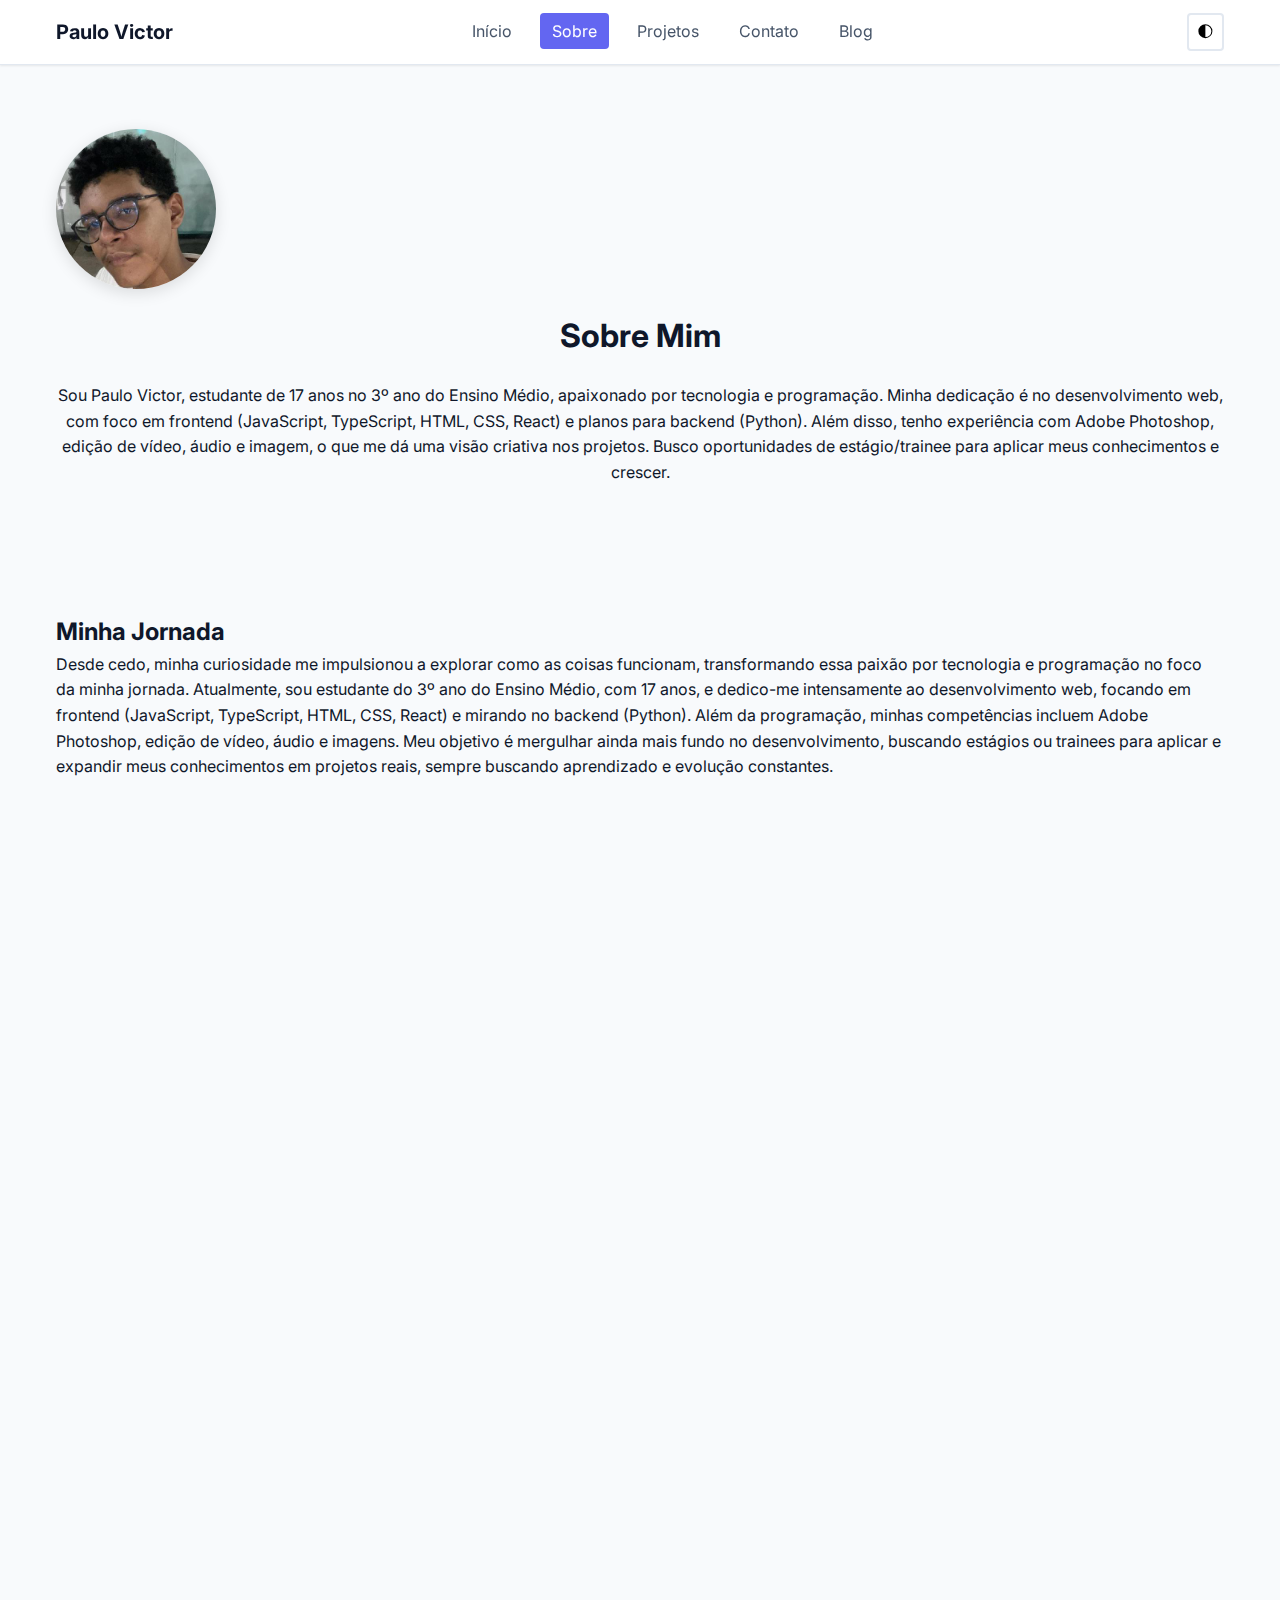
<file: about.html>
<!DOCTYPE html>
<html lang="pt-BR" data-theme="light">
<head>
<meta charset="utf-8">
<meta name="viewport" content="width=device-width,initial-scale=1">
<title>Sobre Mim | Meu Portfólio</title>
<meta name="description" content="Conheça minha jornada, habilidades e interesses.">
<meta property="og:title" content="Sobre Mim">
<meta property="og:description" content="Minha jornada e habilidades.">
<meta property="og:image" content="assets/img/avatar.jpg">
<link rel="icon" href="assets/img/favicon.png">
<link rel="preconnect" href="https://fonts.googleapis.com">
<link rel="preconnect" href="https://fonts.gstatic.com" crossorigin>
<link href="https://fonts.googleapis.com/css2?family=Inter:wght@400;600;700&family=Fira+Code&display=swap" rel="stylesheet">
<link rel="stylesheet" href="assets/css/reset.css">
<link rel="stylesheet" href="assets/css/style.css">
</head>
<body>
<header class="site-header" data-reveal>
  <div class="container header-inner">
    <a class="logo" href="index.html">Paulo Victor</a>
    <nav class="site-nav" aria-label="Primária">
      <button class="nav-toggle" aria-expanded="false" aria-controls="nav-menu" aria-label="Abrir menu">☰</button>
      <ul id="nav-menu" class="nav-menu">
        <li><a href="index.html">Início</a></li>
        <li><a href="about.html" class="active">Sobre</a></li>
        <li><a href="projects.html">Projetos</a></li>
        <li><a href="contact.html">Contato</a></li>
        <li><a href="blog.html">Blog</a></li>
      </ul>
    </nav>
    <button id="theme-toggle" class="theme-toggle" aria-label="Alternar tema">🌓</button>
  </div>
</header>
<main>
  <section class="about-hero" data-reveal>
    <div class="container about-hero-inner">
      <img src="assets/img/avatar.jpg" alt="Foto ou avatar" class="about-avatar" width="160" height="160">
      <h1>Sobre Mim</h1>
      <p>Sou Paulo Victor, estudante de 17 anos no 3º ano do Ensino Médio, apaixonado por tecnologia e programação. Minha dedicação é no desenvolvimento web, com foco em frontend (JavaScript, TypeScript, HTML, CSS, React) e planos para backend (Python). Além disso, tenho experiência com Adobe Photoshop, edição de vídeo, áudio e imagem, o que me dá uma visão criativa nos projetos. Busco oportunidades de estágio/trainee para aplicar meus conhecimentos e crescer.</p>
    </div>
  </section>
  <section class="about-journey" data-reveal>
    <div class="container">
      <h2>Minha Jornada</h2>
      <p>Desde cedo, minha curiosidade me impulsionou a explorar como as coisas funcionam, transformando essa paixão por tecnologia e programação no foco da minha jornada. Atualmente, sou estudante do 3º ano do Ensino Médio, com 17 anos, e dedico-me intensamente ao desenvolvimento web, focando em frontend (JavaScript, TypeScript, HTML, CSS, React) e mirando no backend (Python). Além da programação, minhas competências incluem Adobe Photoshop, edição de vídeo, áudio e imagens. Meu objetivo é mergulhar ainda mais fundo no desenvolvimento, buscando estágios ou trainees para aplicar e expandir meus conhecimentos em projetos reais, sempre buscando aprendizado e evolução constantes.</p>
    </div>
  </section>
  <section class="about-skills" data-reveal>
    <div class="container">
      <h2>Habilidades</h2>
      <ul class="skills-list">
        <li><span>HTML5</span><span class="skill-bar" data-skill="90"></span></li>
        <li><span>CSS3 / Tailwind</span><span class="skill-bar" data-skill="85"></span></li>
        <li><span>JavaScript</span><span class="skill-bar" data-skill="80"></span></li>
        <li><span>React</span><span class="skill-bar" data-skill="75"></span></li>
        <li><span>Python</span><span class="skill-bar" data-skill="65"></span></li>
      </ul>
    </div>
  </section>
  <section class="about-interests" data-reveal>
    <div class="container">
      <h2>Interesses</h2>
      <p>Minha dedicação à programação me leva a explorar constantemente a fundo o desenvolvimento web, tanto no Frontend quanto no Backend. Tenho grande interesse na arquitetura de Games, no potencial da Inteligência Artificial (IA) e em otimizar a Automação de sistemas. Além disso, aprimoro-me em UI/UX para criar experiências intuitivas e contribuo ativamente para a Comunidade Open Source.</p>
    </div>
  </section>
</main>
<footer class="site-footer" data-reveal>
  <div class="container footer-inner">
    <p>© <span id="year"></span> Paulo Victor.</p>
    <ul class="social-list">
      <li><a href="https://github.com/paulovrl0624" target="_blank" rel="noopener">GitHub</a></li>
      <li><a href="https://www.linkedin.com/in/paulovictor-dev/" target="_blank" rel="noopener">LinkedIn</a></li>
      <li><a href="mailto:pklick15@gmail.com">Email</a></li>
    </ul>
  </div>
</footer>
<script src="assets/js/main.js" type="module"></script>
</body>
</html>
</file>
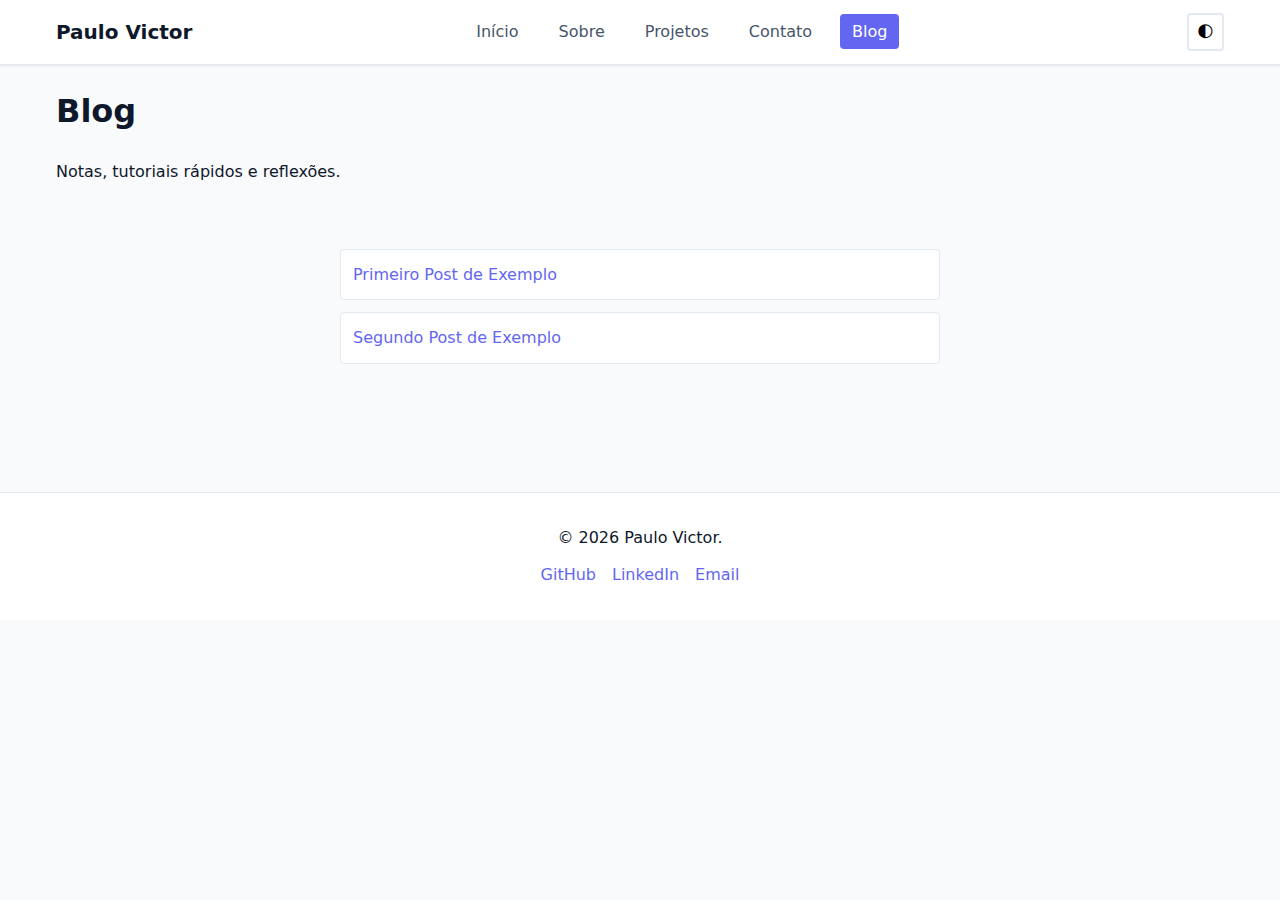
<file: blog.html>
<!DOCTYPE html>
<html lang="pt-BR" data-theme="light">
<head>
<meta charset="utf-8">
<meta name="viewport" content="width=device-width,initial-scale=1">
<title>Blog | Meu Portfólio</title>
<meta name="description" content="Artigos e anotações.">
<link rel="icon" href="assets/img/favicon.ico">
<link rel="stylesheet" href="assets/css/reset.css">
<link rel="stylesheet" href="assets/css/style.css">
<link rel="stylesheet" href="assets/css/syntax-highlight.css">
</head>
<body>
<header class="site-header" data-reveal>
  <div class="container header-inner">
    <a class="logo" href="index.html">Paulo Victor</a>
    <nav class="site-nav" aria-label="Primária">
      <button class="nav-toggle" aria-expanded="false" aria-controls="nav-menu" aria-label="Abrir menu">☰</button>
      <ul id="nav-menu" class="nav-menu">
        <li><a href="index.html">Início</a></li>
        <li><a href="about.html">Sobre</a></li>
        <li><a href="projects.html">Projetos</a></li>
        <li><a href="contact.html">Contato</a></li>
        <li><a href="blog.html" class="active">Blog</a></li>
      </ul>
    </nav>
    <button id="theme-toggle" class="theme-toggle" aria-label="Alternar tema">🌓</button>
  </div>
</header>
<main>
  <section class="blog-hero" data-reveal>
    <div class="container">
      <h1>Blog</h1>
      <p>Notas, tutoriais rápidos e reflexões.</p>
    </div>
  </section>
  <section class="blog-list-section" data-reveal>
    <div class="container">
      <ul class="blog-list">
        <li><a href="posts/primeiro-post.html">Primeiro Post de Exemplo</a></li>
        <li><a href="posts/segundo-post.html">Segundo Post de Exemplo</a></li>
      </ul>
    </div>
  </section>
</main>
<footer class="site-footer" data-reveal>
  <div class="container footer-inner">
    <p>© <span id="year"></span> Paulo Victor.</p>
    <ul class="social-list">
      <li><a href="https://github.com/paulovrl0624" target="_blank" rel="noopener">GitHub</a></li>
      <li><a href="https://www.linkedin.com/in/paulovictor-dev/" target="_blank" rel="noopener">LinkedIn</a></li>
      <li><a href="mailto:pvrioslima@gmail.com">Email</a></li>
    </ul>
  </div>
</footer>
<script src="assets/js/main.js" type="module"></script>
</body>
</html>
</file>
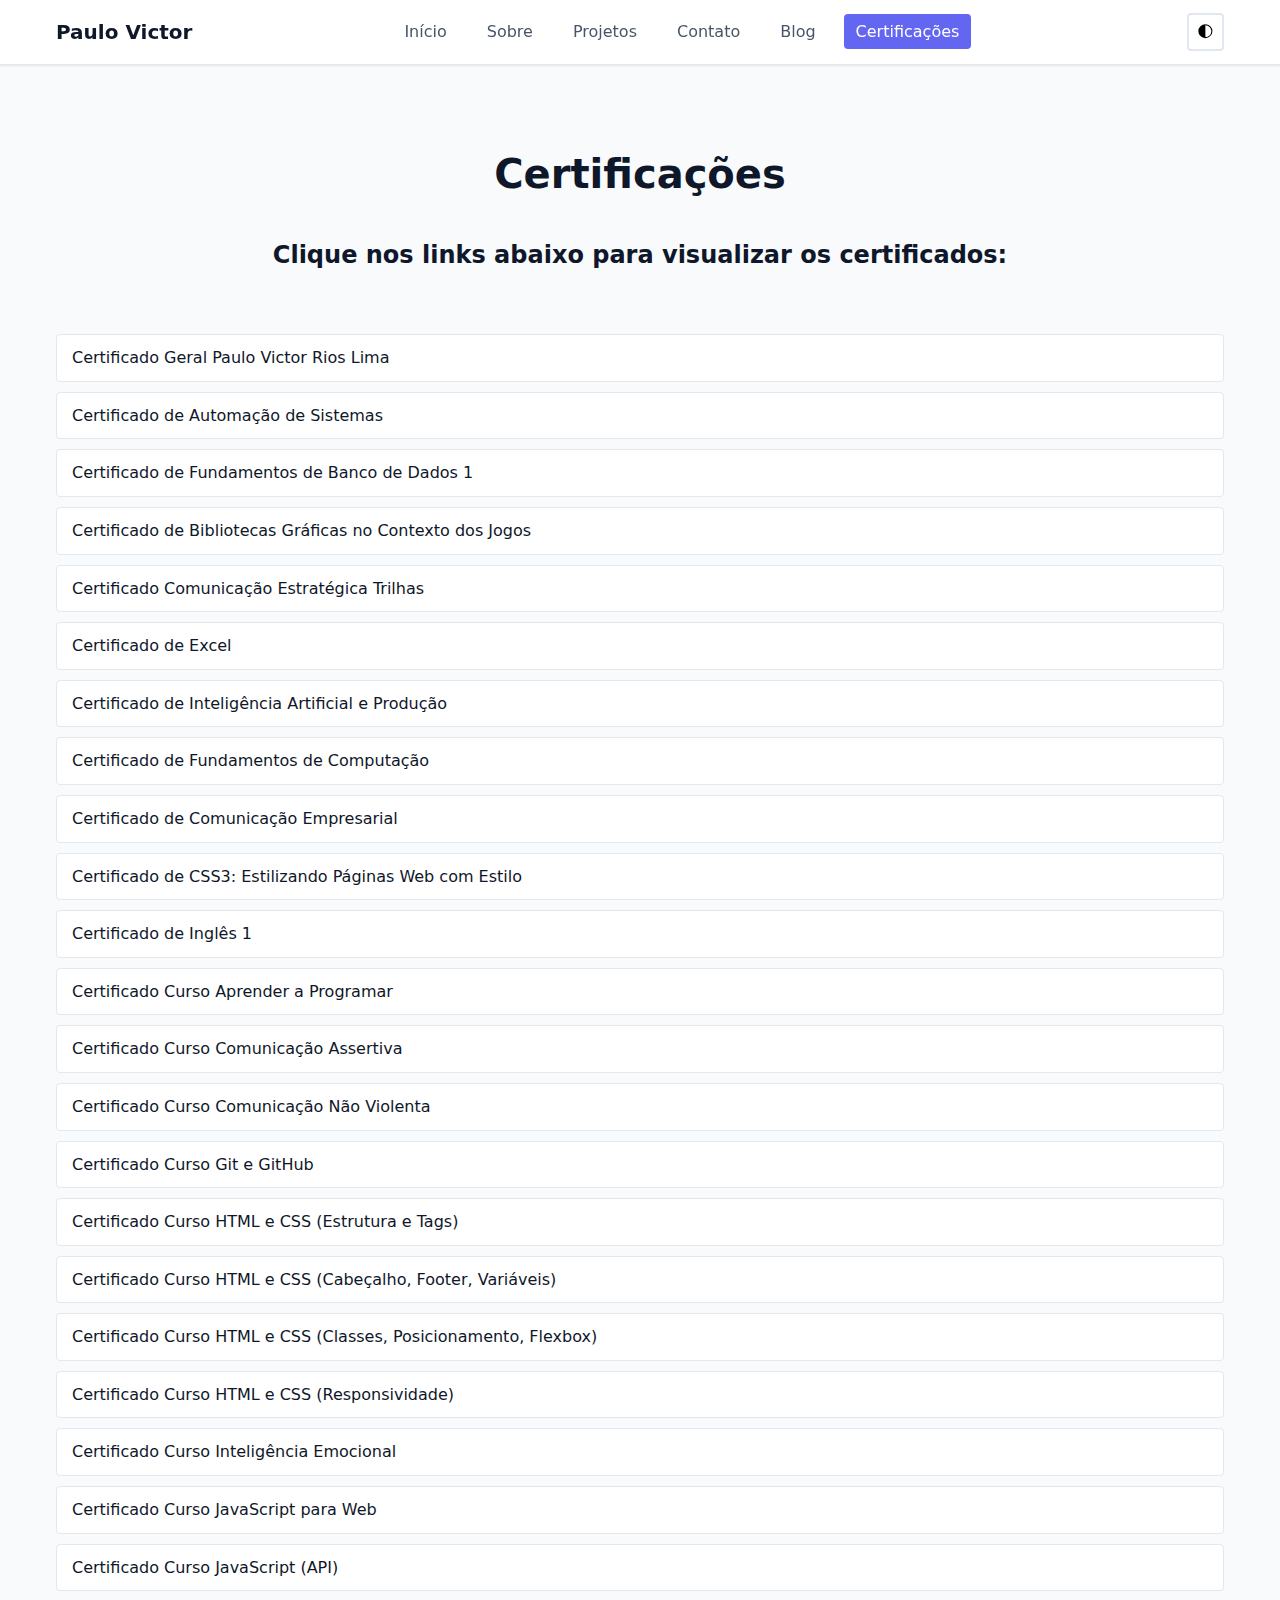
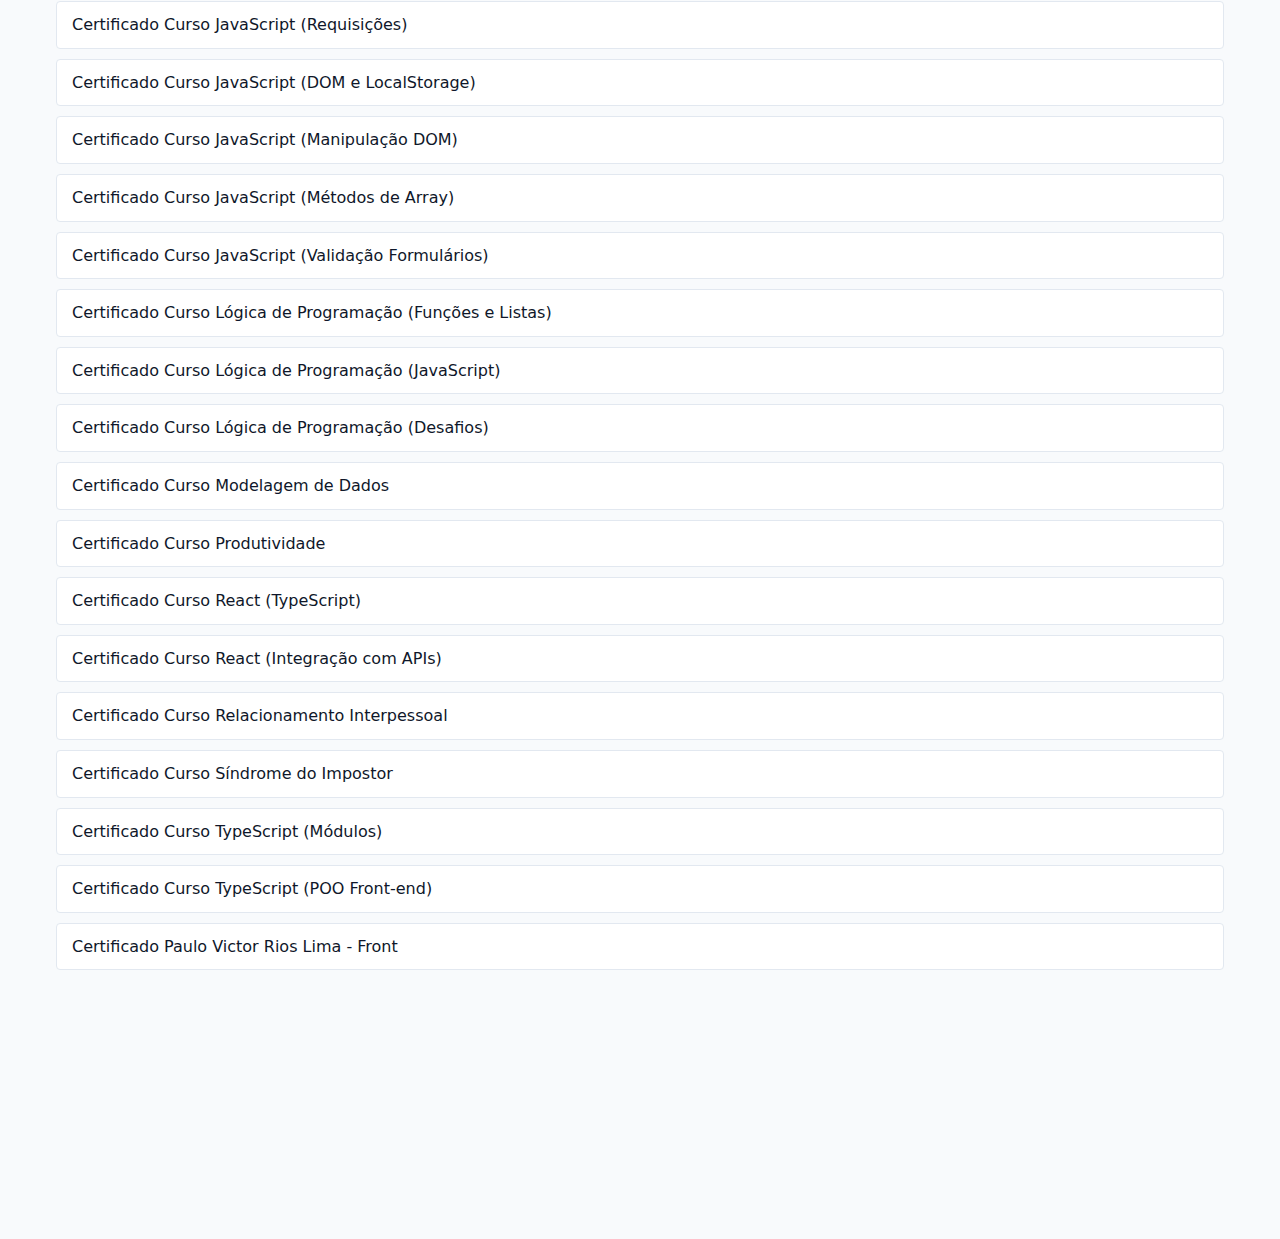
<file: certificacoes.html>
<!DOCTYPE html>
<html lang="pt-BR" data-theme="light">
<head>
  <meta charset="utf-8" />
  <meta name="viewport" content="width=device-width,initial-scale=1" />
  <title>Certificações | Paulo Victor</title>
  <link rel="icon" href="assets/img/favicon.png">
  <link rel="stylesheet" href="assets/css/reset.css">
  <link rel="stylesheet" href="assets/css/style.css">
</head>
<body>
  <header class="site-header" data-reveal>
    <div class="container header-inner">
      <a class="logo" href="index.html" aria-label="Início">Paulo Victor</a>
      <nav class="site-nav" aria-label="Primária">
        <button class="nav-toggle" aria-expanded="false" aria-controls="nav-menu" aria-label="Abrir menu">☰</button>
        <ul id="nav-menu" class="nav-menu">
          <li><a href="index.html">Início</a></li>
          <li><a href="about.html">Sobre</a></li>
          <li><a href="projects.html">Projetos</a></li>
          <li><a href="contact.html">Contato</a></li>
          <li><a href="blog.html">Blog</a></li>
          <li><a href="certificacoes.html" class="active">Certificações</a></li>
        </ul>
      </nav>
      <button id="theme-toggle" class="theme-toggle" aria-label="Alternar tema">🌓</button>
    </div>
  </header>

  <main>
    <section class="certificacoes" data-reveal>
      <div class="container">
        <h1>Certificações</h1>
        <div class="certificados-container">
          <h2>Clique nos links abaixo para visualizar os certificados:</h2>
          <ul class="lista-certificados">
            <li><a href="assets/certificados/paulo-victor-rios-lima-geral.pdf" target="_blank">Certificado Geral Paulo Victor Rios Lima</a></li>
            <li><a href="assets/certificados/automacao-sistemas.pdf" target="_blank">Certificado de Automação de Sistemas</a></li>
            <li><a href="assets/certificados/banco-dados-fundamentos.pdf" target="_blank">Certificado de Fundamentos de Banco de Dados 1</a></li>
            <li><a href="assets/certificados/bibliotecas-graficas-jogos.pdf" target="_blank">Certificado de Bibliotecas Gráficas no Contexto dos Jogos</a></li>
            <li><a href="assets/certificados/comunicacao-estrategica-trilhas.pdf" target="_blank">Certificado Comunicação Estratégica Trilhas</a></li>
            <li><a href="assets/certificados/excel.pdf" target="_blank">Certificado de Excel</a></li>
            <li><a href="assets/certificados/inteligencia-artificial-producao.pdf" target="_blank">Certificado de Inteligência Artificial e Produção</a></li>
            <li><a href="assets/certificados/computacao-fundamentos.pdf" target="_blank">Certificado de Fundamentos de Computação</a></li>
            <li><a href="assets/certificados/comunicacao-empresarial-conclusao.pdf" target="_blank">Certificado de Comunicação Empresarial</a></li>
            <li><a href="assets/certificados/css3-estilizando-paginas.pdf" target="_blank">Certificado de CSS3: Estilizando Páginas Web com Estilo</a></li>
            <li><a href="assets/certificados/ingles-1.pdf" target="_blank">Certificado de Inglês 1</a></li>
            <li><a href="assets/certificados/paulo-lima-aprender-programar.pdf" target="_blank">Certificado Curso Aprender a Programar</a></li>
            <li><a href="assets/certificados/paulo-lima-comunicacao-assertiva.pdf" target="_blank">Certificado Curso Comunicação Assertiva</a></li>
            <li><a href="assets/certificados/paulo-lima-comunicacao-nao-violenta.pdf" target="_blank">Certificado Curso Comunicação Não Violenta</a></li>
            <li><a href="assets/certificados/paulo-lima-git-github.pdf" target="_blank">Certificado Curso Git e GitHub</a></li>
            <li><a href="assets/certificados/paulo-lima-html-css-ambiente.pdf" target="_blank">Certificado Curso HTML e CSS (Estrutura e Tags)</a></li>
            <li><a href="assets/certificados/paulo-lima-html-css-cabecalho-footer.pdf" target="_blank">Certificado Curso HTML e CSS (Cabeçalho, Footer, Variáveis)</a></li>
            <li><a href="assets/certificados/paulo-lima-html-css-classes-flexbox.pdf" target="_blank">Certificado Curso HTML e CSS (Classes, Posicionamento, Flexbox)</a></li>
            <li><a href="assets/certificados/paulo-lima-html-css-responsividade.pdf" target="_blank">Certificado Curso HTML e CSS (Responsividade)</a></li>
            <li><a href="assets/certificados/paulo-lima-inteligencia-emocional.pdf" target="_blank">Certificado Curso Inteligência Emocional</a></li>
            <li><a href="assets/certificados/paulo-lima-javascript-web.pdf" target="_blank">Certificado Curso JavaScript para Web</a></li>
            <li><a href="assets/certificados/paulo-lima-javascript-consumindo-api.pdf" target="_blank">Certificado Curso JavaScript (API)</a></li>
            <li><a href="assets/certificados/paulo-lima-javascript-requisicoes.pdf" target="_blank">Certificado Curso JavaScript (Requisições)</a></li>
            <li><a href="assets/certificados/paulo-lima-javascript-localstorage.pdf" target="_blank">Certificado Curso JavaScript (DOM e LocalStorage)</a></li>
            <li><a href="assets/certificados/paulo-lima-javascript-manipulando-dom.pdf" target="_blank">Certificado Curso JavaScript (Manipulação DOM)</a></li>
            <li><a href="assets/certificados/paulo-lima-javascript-metodos-array.pdf" target="_blank">Certificado Curso JavaScript (Métodos de Array)</a></li>
            <li><a href="assets/certificados/paulo-lima-javascript-validando-formularios.pdf" target="_blank">Certificado Curso JavaScript (Validação Formulários)</a></li>
            <li><a href="assets/certificados/paulo-lima-logica-programacao-funcoes-listas.pdf" target="_blank">Certificado Curso Lógica de Programação (Funções e Listas)</a></li>
            <li><a href="assets/certificados/paulo-lima-logica-programacao-javascript.pdf" target="_blank">Certificado Curso Lógica de Programação (JavaScript)</a></li>
            <li><a href="assets/certificados/paulo-lima-logica-programacao-desafios.pdf" target="_blank">Certificado Curso Lógica de Programação (Desafios)</a></li>
            <li><a href="assets/certificados/paulo-lima-modelagem-dados.pdf" target="_blank">Certificado Curso Modelagem de Dados</a></li>
            <li><a href="assets/certificados/paulo-lima-produtividade.pdf" target="_blank">Certificado Curso Produtividade</a></li>
            <li><a href="assets/certificados/paulo-lima-react-typescript.pdf" target="_blank">Certificado Curso React (TypeScript)</a></li>
            <li><a href="assets/certificados/paulo-lima-react-apis.pdf" target="_blank">Certificado Curso React (Integração com APIs)</a></li>
            <li><a href="assets/certificados/paulo-lima-relacionamento-interpessoal.pdf" target="_blank">Certificado Curso Relacionamento Interpessoal</a></li>
            <li><a href="assets/certificados/paulo-lima-sindrome-impostor.pdf" target="_blank">Certificado Curso Síndrome do Impostor</a></li>
            <li><a href="assets/certificados/paulo-lima-typescript-projeto.pdf" target="_blank">Certificado Curso TypeScript (Módulos)</a></li>
            <li><a href="assets/certificados/paulo-lima-typescript-oo.pdf" target="_blank">Certificado Curso TypeScript (POO Front-end)</a></li>
            <li><a href="assets/certificados/paulo-lima-front.pdf" target="_blank">Certificado Paulo Victor Rios Lima - Front</a></li>
          </ul>
        </div>
      </div>
    </section>
  </main>

  <footer class="site-footer" data-reveal>
    <div class="container footer-inner">
      <p>© <span id="year"></span> Paulo Victor. Todos os direitos reservados.</p>
      <ul class="social-list">
        <li><a href="https://github.com/paulovrl0624" target="_blank" rel="noopener">GitHub</a></li>
        <li><a href="https://www.linkedin.com/in/paulovictor-dev/" target="_blank" rel="noopener">LinkedIn</a></li>
        <li><a href="mailto:pklick15@gmail.com">Email</a></li>
      </ul>
    </div>
  </footer>
  <script src="assets/js/main.js" type="module"></script>
  <style>
    .lista-certificados {
      list-style: none;
      padding: 0;
    }
    .lista-certificados li {
      margin-bottom: 10px;
    }
    .lista-certificados a {
      display: block;
      padding: 10px 15px;
      border: 1px solid var(--color-border);
      border-radius: var(--radius-sm);
      background-color: var(--color-bg-alt);
      color: var(--color-text);
      text-decoration: none;
      transition: background-color 0.3s ease, color 0.3s ease, border-color 0.3s ease;
    }
    .lista-certificados a:hover {
      background-color: var(--color-brand);
      color: #fff;
      border-color: var(--color-brand);
    }
  </style>
</body>
</html>
</file>
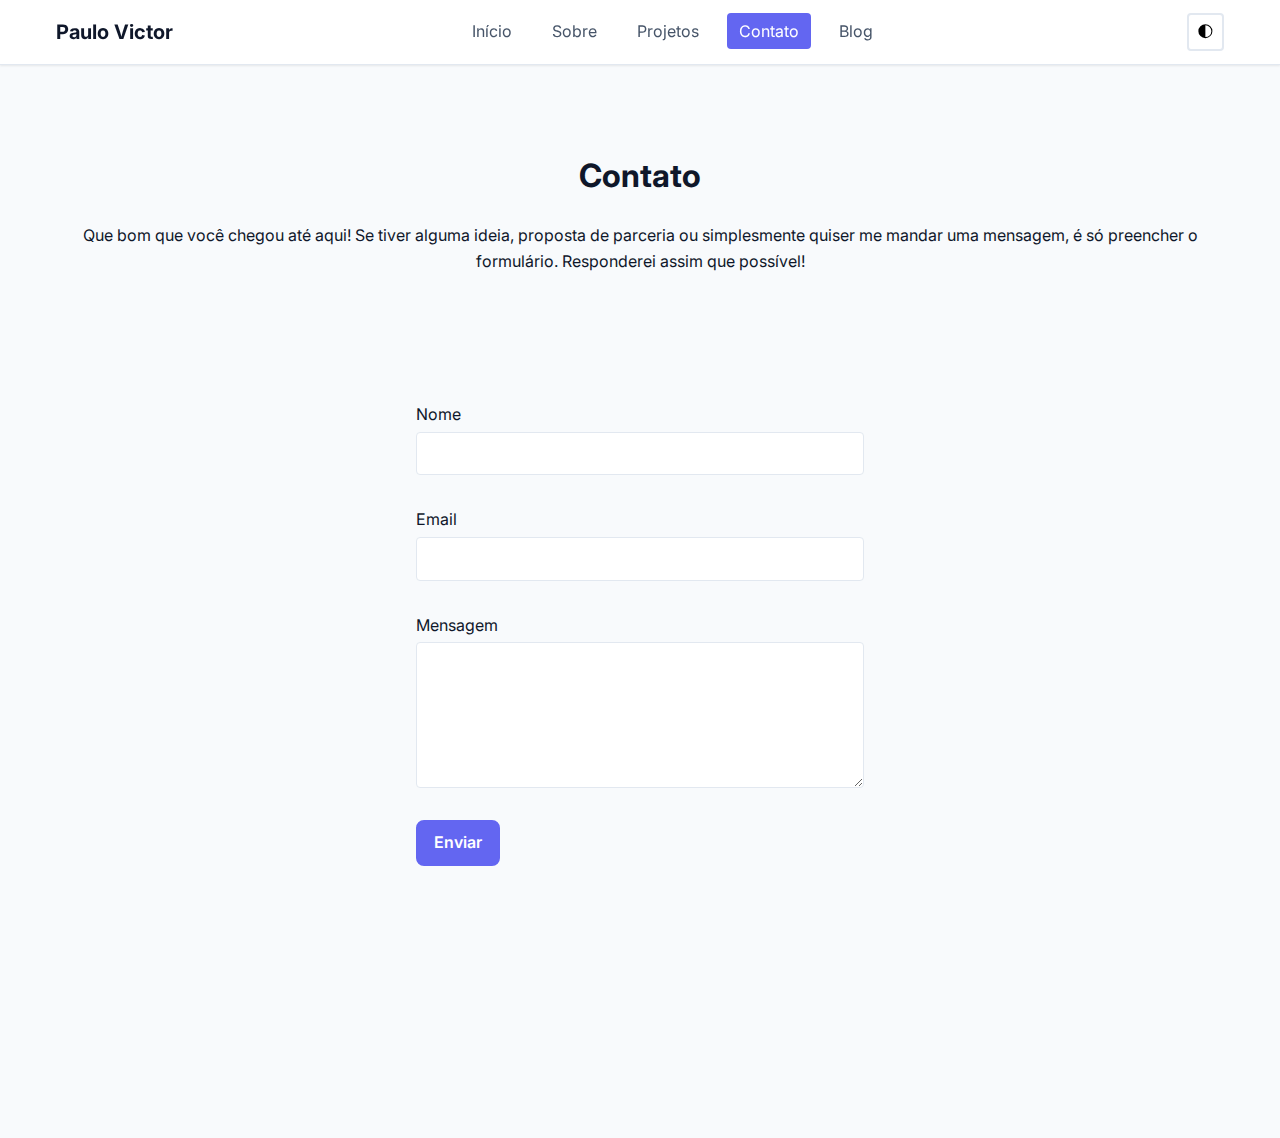
<file: contact.html>
<!DOCTYPE html>
<html lang="pt-BR" data-theme="light">
<head>
<meta charset="utf-8">
<meta name="viewport" content="width=device-width,initial-scale=1">
<title>Contato | Meu Portfólio</title>
<meta name="description" content="Entre em contato comigo.">
<meta property="og:title" content="Contato">
<meta property="og:description" content="Envie uma mensagem.">
<link rel="icon" href="assets/img/favicon.ico">
<link rel="preconnect" href="https://fonts.googleapis.com">
<link rel="preconnect" href="https://fonts.gstatic.com" crossorigin>
<link href="https://fonts.googleapis.com/css2?family=Inter:wght@400;600;700&family=Fira+Code&display=swap" rel="stylesheet">
<link rel="stylesheet" href="assets/css/reset.css">
<link rel="stylesheet" href="assets/css/style.css">
</head>
<body>
<header class="site-header" data-reveal>
  <div class="container header-inner">
    <a class="logo" href="index.html">Paulo Victor</a>
    <nav class="site-nav" aria-label="Primária">
      <button class="nav-toggle" aria-expanded="false" aria-controls="nav-menu" aria-label="Abrir menu">☰</button>
      <ul id="nav-menu" class="nav-menu">
        <li><a href="index.html">Início</a></li>
        <li><a href="about.html">Sobre</a></li>
        <li><a href="projects.html">Projetos</a></li>
        <li><a href="contact.html" class="active">Contato</a></li>
        <li><a href="blog.html">Blog</a></li>
      </ul>
    </nav>
    <button id="theme-toggle" class="theme-toggle" aria-label="Alternar tema">🌓</button>
  </div>
</header>
<main>
  <section class="contact-hero" data-reveal>
    <div class="container">
      <h1>Contato</h1>
      <p>Que bom que você chegou até aqui! Se tiver alguma ideia, proposta de parceria ou simplesmente quiser me mandar uma mensagem, é só preencher o formulário. Responderei assim que possível!</p>
    </div>
  </section>
  <section class="contact-form-section" data-reveal>
    <div class="container contact-form-container">
      <form id="contact-form" action="https://formspree.io/f/movlenkj" method="POST" novalidate>
        <div class="form-field">
          <label for="name">Nome</label>
          <input type="text" id="name" name="name" required>
          <span class="field-error" data-for="name"></span>
        </div>
        <div class="form-field">
          <label for="email">Email</label>
          <input type="email" id="email" name="email" required>
          <span class="field-error" data-for="email"></span>
        </div>
        <div class="form-field">
          <label for="message">Mensagem</label>
          <textarea id="message" name="message" rows="5" required></textarea>
          <span class="field-error" data-for="message"></span>
        </div>
        <button type="submit" class="btn primary">Enviar</button>
        <p id="form-status" role="status" aria-live="polite"></p>
      </form>
    </div>
  </section>
</main>
<footer class="site-footer" data-reveal>
  <div class="container footer-inner">
    <p>© <span id="year"></span> Paulo Victor.</p>
    <ul class="social-list">
      <li><a href="https://github.com/paulovrl0624" target="_blank" rel="noopener">GitHub</a></li>
      <li><a href="https://www.linkedin.com/in/paulovictor-dev/" target="_blank" rel="noopener">LinkedIn</a></li>
      <li><a href="mailto:pklick15@gmail.com">Email</a></li>
    </ul>
  </div>
</footer>
<script src="assets/js/main.js" type="module"></script>
</body>
</html>
</file>
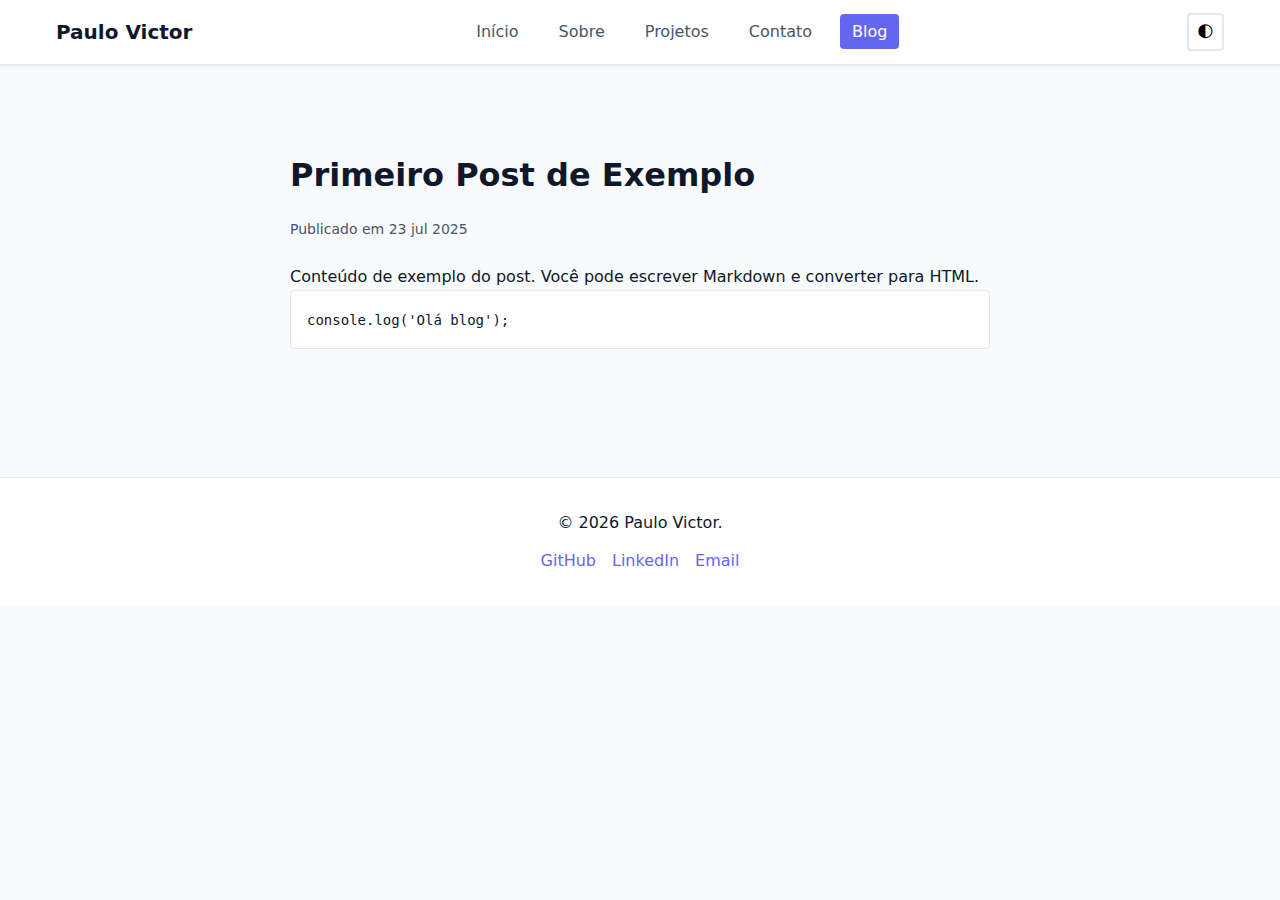
<file: posts/primeiro-post.html>
<!DOCTYPE html>
<html lang="pt-BR" data-theme="light">
<head>
<meta charset="utf-8">
<meta name="viewport" content="width=device-width,initial-scale=1">
<title>Primeiro Post | Blog</title>
<link rel="icon" href="../assets/img/favicon.png">
<link rel="stylesheet" href="../assets/css/reset.css">
<link rel="stylesheet" href="../assets/css/style.css">
<link rel="stylesheet" href="../assets/css/syntax-highlight.css">
</head>
<body>
<header class="site-header" data-reveal>
  <div class="container header-inner">
    <a class="logo" href="../index.html">Paulo Victor</a>
    <nav class="site-nav" aria-label="Primária">
      <button class="nav-toggle" aria-expanded="false" aria-controls="nav-menu" aria-label="Abrir menu">☰</button>
      <ul id="nav-menu" class="nav-menu">
        <li><a href="../index.html">Início</a></li>
        <li><a href="../about.html">Sobre</a></li>
        <li><a href="../projects.html">Projetos</a></li>
        <li><a href="../contact.html">Contato</a></li>
        <li><a href="../blog.html" class="active">Blog</a></li>
      </ul>
    </nav>
    <button id="theme-toggle" class="theme-toggle" aria-label="Alternar tema">🌓</button>
  </div>
</header>
<main>
  <article class="post" data-reveal>
    <div class="container post-inner">
      <h1>Primeiro Post de Exemplo</h1>
      <p class="post-meta">Publicado em <time datetime="2025-07-23">23 jul 2025</time></p>
      <p>Conteúdo de exemplo do post. Você pode escrever Markdown e converter para HTML.</p>
      <pre><code class="language-js">console.log('Olá blog');</code></pre>
    </div>
  </article>
</main>
<footer class="site-footer" data-reveal>
  <div class="container footer-inner">
    <p>© <span id="year"></span> Paulo Victor.</p>
    <ul class="social-list">
      <li><a href="https://github.com/paulovrl0624" target="_blank" rel="noopener">GitHub</a></li>
      <li><a href="https://www.linkedin.com/in/paulovictor-dev/" target="_blank" rel="noopener">LinkedIn</a></li>
      <li><a href="mailto:pklick15@gmail.com">Email</a></li>
    </ul>
  </div>
</footer>
<script src="../assets/js/main.js" type="module"></script>
</body>
</html>
</file>
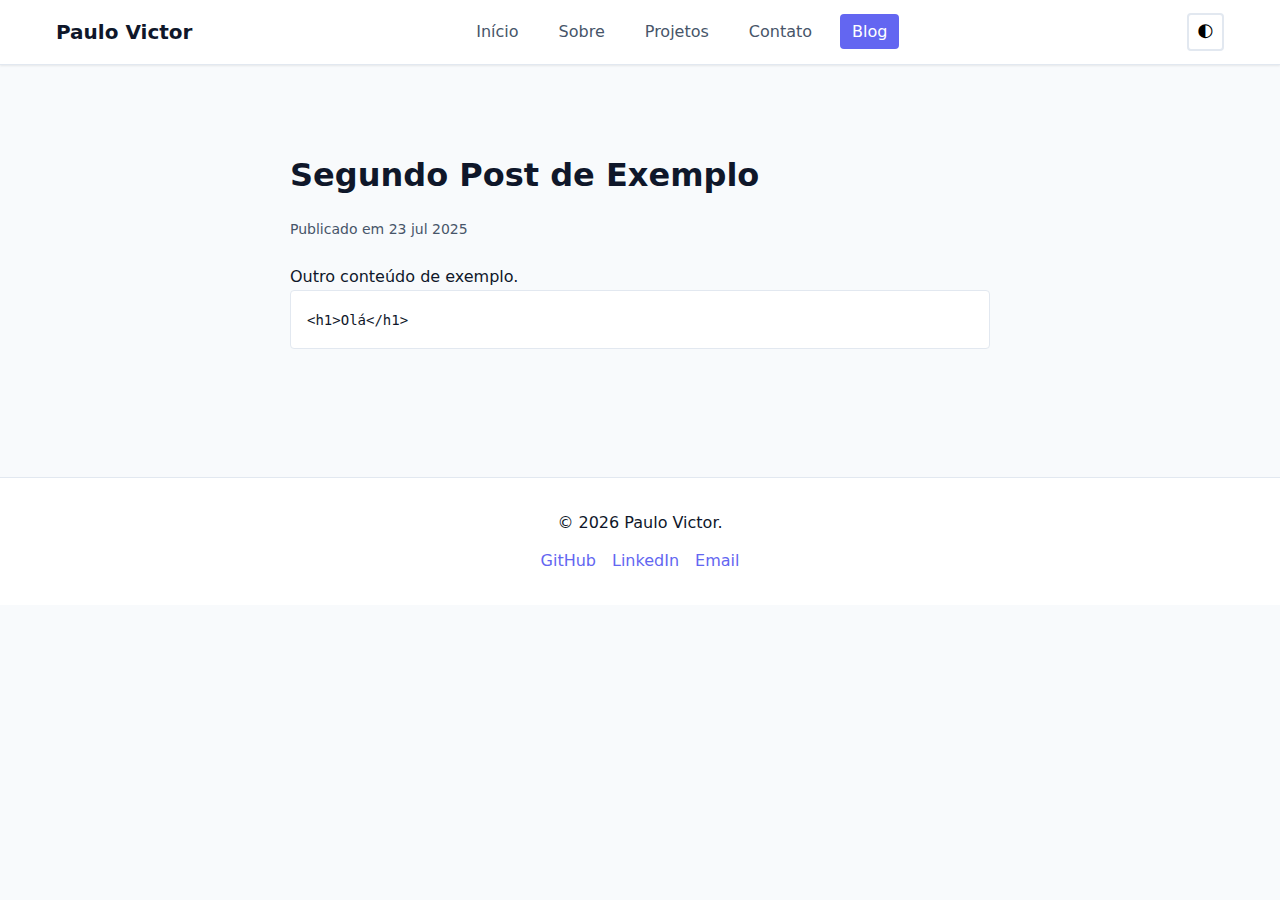
<file: posts/segundo-post.html>
<!DOCTYPE html>
<html lang="pt-BR" data-theme="light">
<head>
<meta charset="utf-8">
<meta name="viewport" content="width=device-width,initial-scale=1">
<title>Segundo Post | Blog</title>
<link rel="icon" href="../assets/img/favicon.ico">
<link rel="stylesheet" href="../assets/css/reset.css">
<link rel="stylesheet" href="../assets/css/style.css">
<link rel="stylesheet" href="../assets/css/syntax-highlight.css">
</head>
<body>
<header class="site-header" data-reveal>
  <div class="container header-inner">
    <a class="logo" href="../index.html">Paulo Victor</a>
    <nav class="site-nav" aria-label="Primária">
      <button class="nav-toggle" aria-expanded="false" aria-controls="nav-menu" aria-label="Abrir menu">☰</button>
      <ul id="nav-menu" class="nav-menu">
        <li><a href="../index.html">Início</a></li>
        <li><a href="../about.html">Sobre</a></li>
        <li><a href="../projects.html">Projetos</a></li>
        <li><a href="../contact.html">Contato</a></li>
        <li><a href="../blog.html" class="active">Blog</a></li>
      </ul>
    </nav>
    <button id="theme-toggle" class="theme-toggle" aria-label="Alternar tema">🌓</button>
  </div>
</header>
<main>
  <article class="post" data-reveal>
    <div class="container post-inner">
      <h1>Segundo Post de Exemplo</h1>
      <p class="post-meta">Publicado em <time datetime="2025-07-23">23 jul 2025</time></p>
      <p>Outro conteúdo de exemplo.</p>
      <pre><code class="language-html">&lt;h1&gt;Olá&lt;/h1&gt;</code></pre>
    </div>
  </article>
</main>
<footer class="site-footer" data-reveal>
  <div class="container footer-inner">
    <p>© <span id="year"></span> Paulo Victor.</p>
    <ul class="social-list">
      <li><a href="https://github.com/paulovrl0624" target="_blank" rel="noopener">GitHub</a></li>
      <li><a href="https://www.linkedin.com/in/paulovictor-dev/" target="_blank" rel="noopener">LinkedIn</a></li>
      <li><a href="mailto:pvrioslima@gmail.com">Email</a></li>
    </ul>
  </div>
</footer>
<script src="../assets/js/main.js" type="module"></script>
</body>
</html>
</file>
<file: assets/css/style.css>
@media(prefers-reduced-motion:reduce){*{animation-duration:.01ms!important;animation-iteration-count:1!important;transition-duration:.01ms!important;scroll-behavior:auto!important}}

/* Variáveis de Tema (Consolidadas) */
:root {
  /* Cores para o Tema Claro */
  --color-bg: #f8fafc; /* Fundo principal */
  --color-text: #0f172a; /* Cor do texto principal */
  --color-text-muted: #475569; /* Cor do texto secundário/silencioso */
  --color-bg-alt: #ffffff; /* Fundo alternativo (cabeçalho, cards, etc.) */
  --color-border: #e2e8f0; /* Cor da borda */
  --color-brand: #6366f1; /* Cor da marca (principal) */
  --color-brand-hover: #4f46e5; /* Cor da marca ao passar o mouse */
  --color-brand-active: #4338ca; /* Cor da marca ao clicar */
  --color-accent: #ff4081; /* Cor de destaque (do bloco inicial de variáveis) */
  --color-heading: #0f172a; /* Cor para títulos, para garantir contraste no tema claro (usando a mesma de --color-text para consistência) */

  /* Cores de status */
  --color-success:#22c55e;
  --color-warning:#facc15;
  --color-danger:#ef4444;

  /* Fontes */
  --font-sans: 'Inter',system-ui,-apple-system,Segoe UI,Roboto,Ubuntu,sans-serif;
  --font-mono: 'Fira Code',ui-monospace,monospace;

  /* Raio das bordas */
  --radius-sm:4px;
  --radius-md:8px;
  --radius-lg:16px;

  /* Espaçamentos */
  --space-1:4px;
  --space-2:8px;
  --space-3:12px;
  --space-4:16px;
  --space-5:24px;
  --space-6:32px;
  --space-7:48px;
  --space-8:64px;

  /* Duração das transições */
  --dur-fast:.15s;
  --dur-med:.3s;
  --dur-slow:.6s;

  /* Curva de transição */
  --easing:cubic-bezier(.16,1,.3,1);

  /* Sombras */
  --shadow-sm:0 1px 2px rgba(0,0,0,.08);
  --shadow-md:0 4px 16px rgba(0,0,0,.12);
  --shadow-lg:0 8px 32px rgba(0,0,0,.16);
}

/* Cores para o Tema Escuro */
[data-theme="dark"] {
  --color-bg: #0f172a;
  --color-text: #f1f5f9;
  --color-text-muted: #cbd5e1;
  --color-bg-alt: #1e293b;
  --color-border: #334155;
  --color-brand: #66b3ff; /* Ajuste para melhor visibilidade no tema escuro */
  --color-brand-hover: #4da6ff;
  --color-brand-active: #368fff;
  --color-heading: #f1f5f9; /* Para garantir que títulos sejam claros no tema escuro */

  /* Sombras ajustadas para o tema escuro */
  --shadow-sm:0 1px 2px rgba(0,0,0,.6);
  --shadow-md:0 4px 16px rgba(0,0,0,.5);
  --shadow-lg:0 8px 32px rgba(0,0,0,.5);
}


/* Estilos Gerais */
html{scroll-behavior:smooth}
body{font-family:var(--font-sans);background:var(--color-bg);color:var(--color-text);line-height:1.6;font-size:16px;-webkit-font-smoothing:antialiased}
img{display:block}
a{text-decoration:none;color:var(--color-brand);transition:color var(--dur-fast) var(--easing)}a:hover{color:var(--color-brand-hover)}

/* Estilos de Botões */
.btn{display:inline-block;padding:var(--space-2) var(--space-4);border-radius:var(--radius-md);border:2px solid var(--color-brand);font-weight:600;transition:all var(--dur-fast) var(--easing);cursor:pointer;text-align:center}
.btn.primary{background:var(--color-brand);color:#fff;border-color:var(--color-brand)}.btn.primary:hover{background:var(--color-brand-hover);border-color:var(--color-brand-hover)}.btn.primary:active{background:var(--color-brand-active);border-color:var(--color-brand-active)}
.btn.ghost{background:transparent;color:var(--color-brand)}.btn.ghost:hover{background:var(--color-brand);color:#fff}

/* Layout e Componentes Reutilizáveis */
.container{width:100%;max-width:1200px;margin:0 auto;padding:0 var(--space-4)}
.site-header{position:sticky;top:0;z-index:100;background:var(--color-bg-alt);border-bottom:1px solid var(--color-border);box-shadow:var(--shadow-sm)}
.header-inner{display:flex;align-items:center;justify-content:space-between;height:64px}
.logo{font-weight:700;font-size:1.25rem;color:var(--color-text)}
.site-nav{position:relative}
.nav-toggle{display:none;background:none;border:none;font-size:1.5rem;line-height:1}
.nav-menu{display:flex;gap:var(--space-4);list-style:none}
.nav-menu a{color:var(--color-text-muted);padding:var(--space-2) var(--space-3);border-radius:var(--radius-sm);transition:background var(--dur-fast) var(--easing)}
.nav-menu a:hover,.nav-menu a.active{background:var(--color-brand);color:#fff}
.theme-toggle{margin-left:var(--space-4);background:none;border:2px solid var(--color-border);border-radius:var(--radius-sm);padding:var(--space-1) var(--space-2);cursor:pointer}

/* Seções da Home Page */
.hero{padding:var(--space-8) 0;text-align:center}
.hero-inner{display:grid;gap:var(--space-6);grid-template-columns:1fr;align-items:center}
.hero-text h1{font-size:clamp(2rem,5vw,3rem);line-height:1.2;margin-bottom:var(--space-4);color:var(--color-heading);} /* Usando --color-heading para títulos */
.hero-text p{max-width:40ch;margin:0 auto var(--space-5);color:var(--color-text);}
.hero-cta{display:flex;gap:var(--space-4);justify-content:center}
.home-highlights{padding:var(--space-8) 0}
.highlights-grid{display:grid;gap:var(--space-4);grid-template-columns:repeat(auto-fit,minmax(min(100%,260px),1fr))}
.home-cta{text-align:center;padding:var(--space-8) 0}

/* Rodapé */
.site-footer{margin-top:var(--space-8);padding:var(--space-6)0;background:var(--color-bg-alt);border-top:1px solid var(--color-border)}
.footer-inner{display:flex;flex-direction:column;align-items:center;gap:var(--space-3);text-align:center}
.social-list{display:flex;gap:var(--space-4);list-style:none}

/* Seção Sobre */
.about-hero{text-align:center;padding:var(--space-8) 0}
.about-avatar{border-radius:50%;box-shadow:var(--shadow-md);margin-bottom:var(--space-4)}
.about-journey,.about-skills,.about-interests{padding:var(--space-8)0}
.skills-list{list-style:none;display:grid;gap:var(--space-3);max-width:480px;margin:0 auto}
.skills-list li{display:grid;grid-template-columns:auto 1fr;align-items:center;gap:var(--space-3)}
.skill-bar{position:relative;display:block;width:100%;height:8px;background:var(--color-border);border-radius:var(--radius-sm);overflow:hidden}
.skill-bar::after{content:"";position:absolute;inset:0;width:0;height:100%;background:var(--color-brand);transition:width var(--dur-slow) var(--easing)}

/* Seção Projetos */
.projects-hero{text-align:center;padding:var(--space-8)0}
.project-filters{display:flex;gap:var(--space-3);justify-content:center;flex-wrap:wrap;margin-top:var(--space-4)}
.project-filter-btn{padding:var(--space-1) var(--space-3);border:1px solid var(--color-border);border-radius:var(--radius-sm);cursor:pointer;font-size:.875rem;background:var(--color-bg-alt);transition:all var(--dur-fast)var(--easing)}
.project-filter-btn.active,.project-filter-btn:hover{background:var(--color-brand);color:#fff;border-color:var(--color-brand)}
.projects-grid-section{padding:var(--space-8)0}
.projects-grid{display:grid;gap:var(--space-5);grid-template-columns:repeat(auto-fit,minmax(min(100%,300px),1fr))}
.project-card{background:var(--color-bg-alt);border:1px solid var(--color-border);border-radius:var(--radius-md);overflow:hidden;box-shadow:var(--shadow-sm);transition:transform var(--dur-fast)var(--easing),box-shadow var(--dur-fast)var(--easing)}
.project-card:hover{transform:translateY(-4px)scale(1.01);box-shadow:var(--shadow-md)}
.project-card img{width:100%;aspect-ratio:16/9;object-fit:cover}
.project-card-body{padding:var(--space-4)}
.project-card-body h3{font-size:1.125rem;margin-bottom:var(--space-2)}
.project-card-body p{font-size:.9375rem;color:var(--color-text-muted);margin-bottom:var(--space-4)}
.project-card-links{display:flex;gap:var(--space-3)}

/* Seção Contato */
.contact-hero{text-align:center;padding:var(--space-8)0}
.contact-form-section{padding:var(--space-8)0}
.contact-form-container{max-width:480px;margin:0 auto}
.form-field{display:flex;flex-direction:column;gap:var(--space-1);margin-bottom:var(--space-4)}
.form-field input,.form-field textarea{padding:var(--space-2) var(--space-3);border-radius:var(--radius-sm);border:1px solid var(--color-border);background:var(--color-bg-alt);color:var(--color-text)}
.field-error{color:var(--color-danger);font-size:.75rem;min-height:1em}

/* Seção Blog */
.post-inner{max-width:700px;margin:0 auto;padding:var(--space-8)0}
.post-inner h1{margin-bottom:var(--space-4)}
.post-meta{margin-bottom:var(--space-5);color:var(--color-text-muted);font-size:.875rem}
.blog-list{list-style:none;display:grid;gap:var(--space-3);max-width:600px;margin:0 auto;padding:var(--space-8)0}
.blog-list a{display:block;padding:var(--space-3);border:1px solid var(--color-border);border-radius:var(--radius-sm);background:var(--color-bg-alt);transition:background var(--dur-fast)var(--easing)}
.blog-list a:hover{background:var(--color-brand);color:#fff;border-color:var(--color-brand)}

/* Efeitos de Revelar */
[data-reveal]{opacity:0;transform:translateY(16px);transition:opacity var(--dur-med)var(--easing),transform var(--dur-med)var(--easing)}
[data-reveal].revealed{opacity:1;transform:none}

/* Media Queries Responsivas */
@media(max-width:640px){
  .nav-toggle{display:block}
  .nav-menu{position:absolute;top:100%;right:0;flex-direction:column;background:var(--color-bg-alt);padding:var(--space-4);border:1px solid var(--color-border);box-shadow:var(--shadow-md);min-width:160px;max-height:0;overflow:hidden;transition:max-height var(--dur-fast)var(--easing)}
  .nav-menu.open{max-height:500px}
  .hero-inner{grid-template-columns:1fr}
  .hero-media{order:-1}
  .header-inner{height:auto;padding:var(--space-3)0;flex-wrap:wrap;gap:var(--space-3)}
}
@media(min-width:641px){
  .hero-inner{grid-template-columns:1fr 1fr;text-align:left;}
  .hero-text{text-align:left}
  .hero-cta{justify-content:flex-start}
}

/* Acessibilidade */
:focus-visible{outline:2px solid var(--color-brand);outline-offset:2px}
.sr-only{position:absolute;width:1px;height:1px;padding:0;margin:-1px;overflow:hidden;clip:rect(0 0 0 0);white-space:nowrap;border:0}

/* --- ESTILOS ADICIONADOS PARA A IMAGEM DO HERO (NÃO REMOVER) --- */
.hero-media img {
  max-width: 100%;
  height: auto;
  border-radius: var(--radius-md);
  box-shadow: var(--shadow-md);
  transition: transform 0.3s ease, box-shadow 0.3s ease;
}
.hero-media img:hover {
  transform: translateY(-5px);
  box-shadow: var(--shadow-lg);
}

/* --- ESTILOS ESPECÍFICOS PARA A SEÇÃO DE CERTIFICAÇÕES (AJUSTADOS) --- */
.certificacoes {
  padding: 50px 20px;
  background-color: var(--color-bg); /* Agora usa a variável do tema para o fundo */
  color: var(--color-text); /* Garante que o texto da seção herde a cor correta */
}

.certificacoes h1 {
  text-align: center;
  font-size: 2.5rem;
  margin-bottom: 30px;
  color: var(--color-heading); /* Usa a variável para títulos, que muda com o tema */
}

.certificacoes h2 {
  text-align: center;
  font-size: 1.5rem; /* Um pouco menor que o h1 */
  margin-bottom: 30px;
  color: var(--color-text); /* Usa a variável do tema para o texto do subtítulo */
}

.certificados-container {
  display: flex;
  flex-direction: column;
  gap: 30px;
  /* Opcional: Se quiser um fundo para o container que seja diferente do background da seção, use: */
  /* background-color: var(--color-bg-alt); */
  /* padding: 20px; */
  /* border-radius: var(--radius-md); */
}
</file>
<file: assets/css/syntax-highlight.css>
pre{background:var(--color-bg-alt);padding:var(--space-4);overflow-x:auto;border-radius:var(--radius-sm);border:1px solid var(--color-border)}
code{font-family:var(--font-mono);font-size:.875em}
</file>
